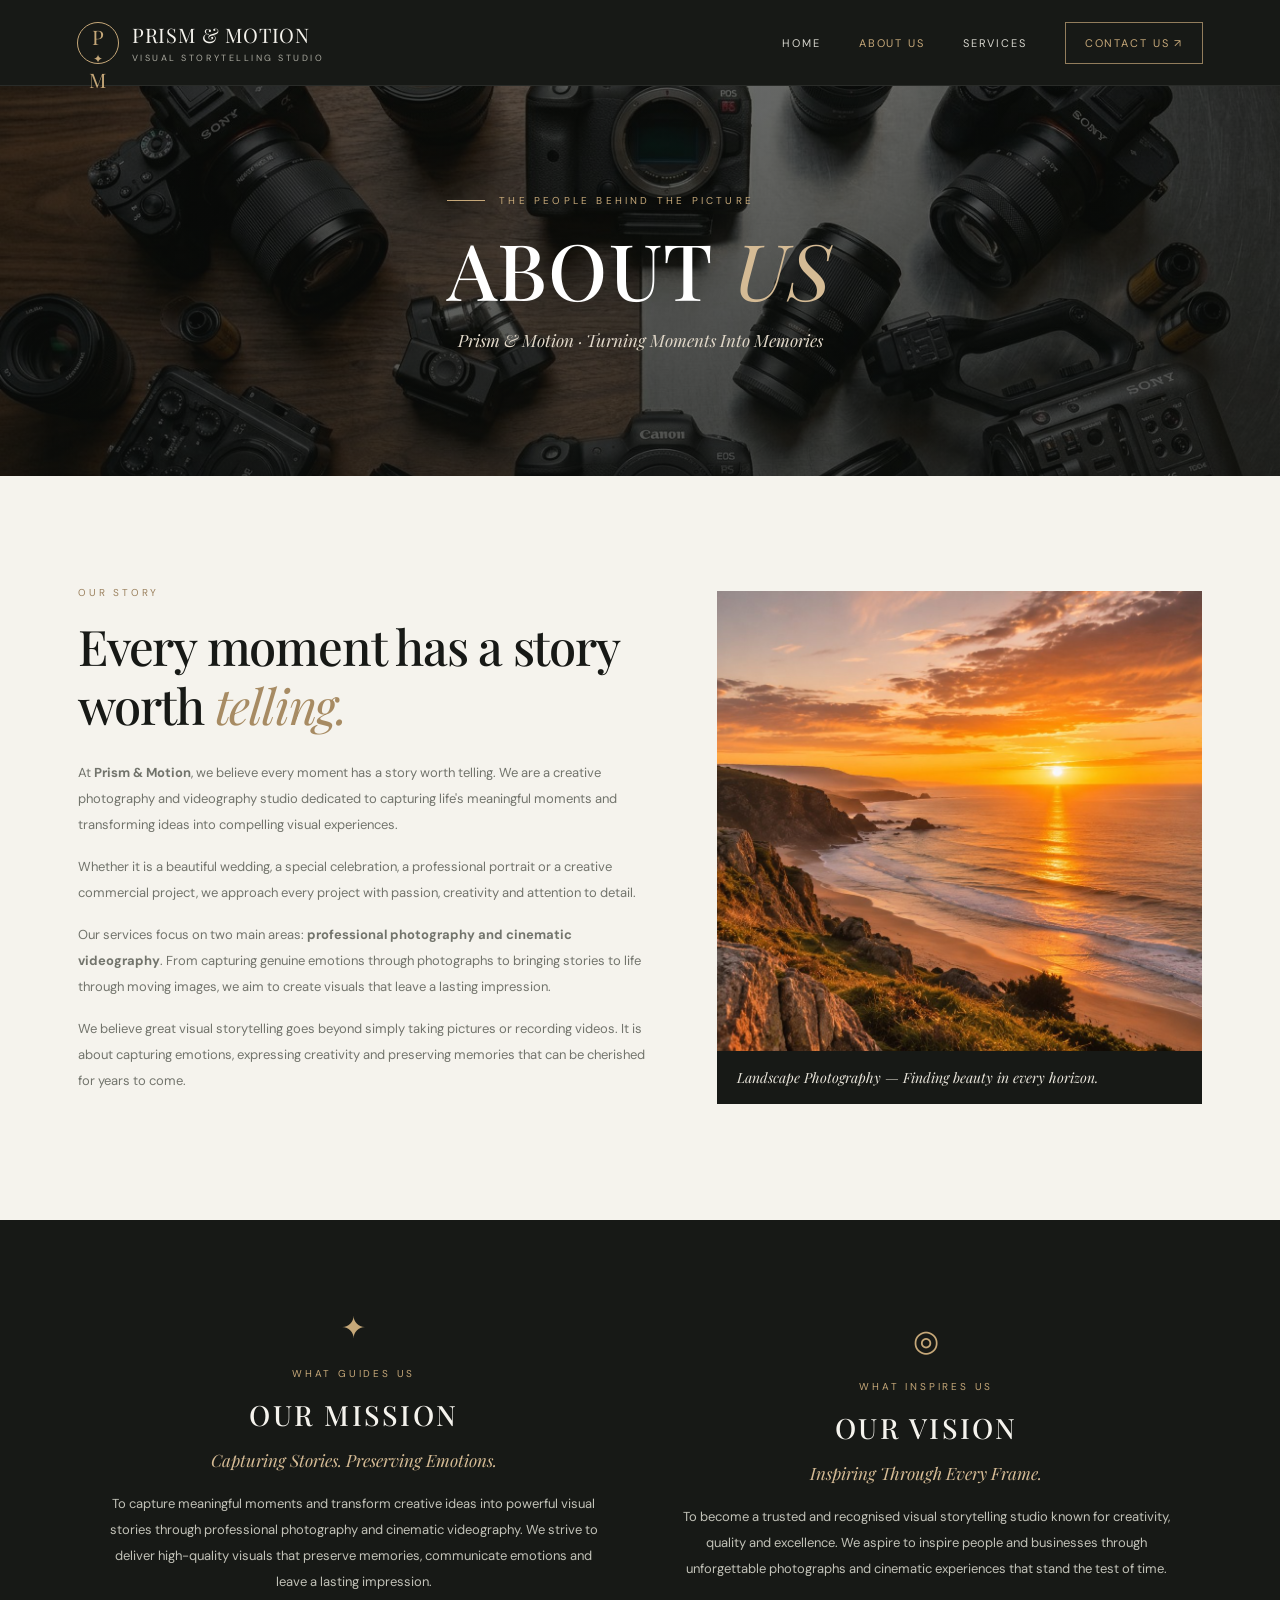
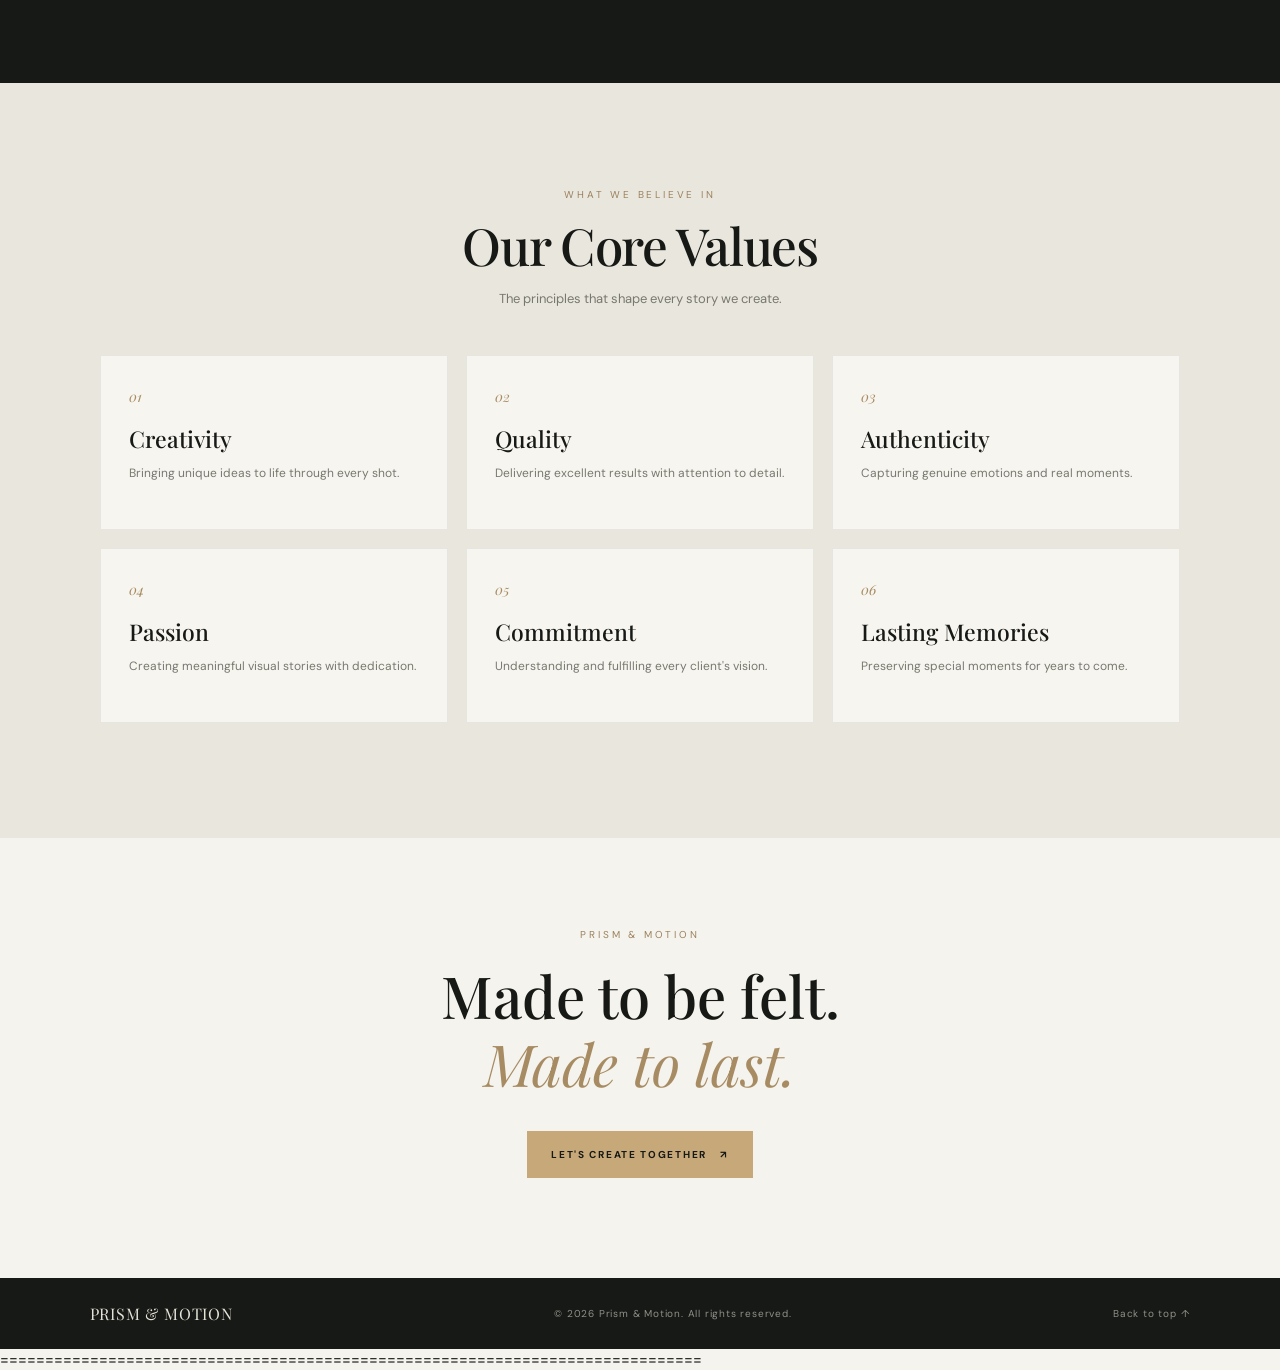
<file: aboutus.html>
<!DOCTYPE html>
<html lang="en">
<head>
<meta charset="UTF-8">
<meta name="viewport" content="width=device-width, initial-scale=1.0">
<meta name="theme-color" content="#171916">
<meta name="description" content="Learn about Prism & Motion, our story, mission, vision and core values.">
<title>About Us — Prism &amp; Motion</title>
<link rel="stylesheet" href="style.css">
</head>
<body>

<header class="topbar">
  <a class="brand" href="index.html" aria-label="Prism and Motion home">
    <span class="brand-mark">P<span style="font-size:12px">✦</span>M</span>
    <span class="brand-name">PRISM &amp; MOTION<small>VISUAL STORYTELLING STUDIO</small></span>
  </a>

  <button class="menu-btn" id="menuBtn" aria-label="Open navigation" aria-expanded="false">☰</button>

  <nav id="mainNav">
    <a href="index.html">Home</a>
    <a class="active-link" href="aboutus.html">About Us</a>
    <a href="services.html">Services</a>
    <a class="nav-cta" href="contactus.html">Contact Us ↗</a>
  </nav>
</header>

<main class="about-page">

  <!-- ABOUT US BANNER -->
  <section class="about-banner">
    <div class="about-banner-content">
      <div class="eyebrow">The people behind the picture</div>
      <h1>ABOUT <em>US</em></h1>
      <p>Prism &amp; Motion · Turning Moments Into Memories</p>
    </div>
  </section>

  <!-- COMPANY INTRODUCTION -->
  <section class="about-story">

    <div class="about-story-copy">
      <div class="section-kicker">Our story</div>

      <h2>Every moment has a story worth <em>telling.</em></h2>

      <p>
        At <strong>Prism &amp; Motion</strong>, we believe every moment has a story worth telling. We are a creative photography and videography studio dedicated to capturing life's meaningful moments and transforming ideas into compelling visual experiences.
      </p>

      <p>
        Whether it is a beautiful wedding, a special celebration, a professional portrait or a creative commercial project, we approach every project with passion, creativity and attention to detail.
      </p>

      <p>
        Our services focus on two main areas: <strong>professional photography and cinematic videography</strong>. From capturing genuine emotions through photographs to bringing stories to life through moving images, we aim to create visuals that leave a lasting impression.
      </p>

      <p>
        We believe great visual storytelling goes beyond simply taking pictures or recording videos. It is about capturing emotions, expressing creativity and preserving memories that can be cherished for years to come.
      </p>
    </div>

    <!-- LANDSCAPE PHOTOGRAPHY EXAMPLE -->
    <figure class="about-story-photo">
      <img
        src="Landscape Service Photo.jpg"
        alt="Golden sunset over a beautiful coastal landscape photographed by Prism and Motion"
        loading="lazy"
      >
      <figcaption>
        Landscape Photography — Finding beauty in every horizon.
      </figcaption>
    </figure>

  </section>

  <!-- MISSION AND VISION -->
  <section class="mission-vision">

    <article class="mv-card">
      <div class="mv-symbol">✦</div>
      <div class="section-kicker">What guides us</div>
      <h2>OUR MISSION</h2>
      <h3>Capturing Stories. Preserving Emotions.</h3>
      <p>
        To capture meaningful moments and transform creative ideas into powerful visual stories through professional photography and cinematic videography. We strive to deliver high-quality visuals that preserve memories, communicate emotions and leave a lasting impression.
      </p>
    </article>

    <article class="mv-card">
      <div class="mv-symbol">◎</div>
      <div class="section-kicker">What inspires us</div>
      <h2>OUR VISION</h2>
      <h3>Inspiring Through Every Frame.</h3>
      <p>
        To become a trusted and recognised visual storytelling studio known for creativity, quality and excellence. We aspire to inspire people and businesses through unforgettable photographs and cinematic experiences that stand the test of time.
      </p>
    </article>

  </section>

  <!-- CORE VALUES -->
  <section class="core-values">

    <div class="section-heading">
      <div class="section-kicker">What we believe in</div>
      <h2>Our Core Values</h2>
      <p>The principles that shape every story we create.</p>
    </div>

    <div class="values-grid">

      <article class="value-card">
        <span>01</span>
        <h3>Creativity</h3>
        <p>Bringing unique ideas to life through every shot.</p>
      </article>

      <article class="value-card">
        <span>02</span>
        <h3>Quality</h3>
        <p>Delivering excellent results with attention to detail.</p>
      </article>

      <article class="value-card">
        <span>03</span>
        <h3>Authenticity</h3>
        <p>Capturing genuine emotions and real moments.</p>
      </article>

      <article class="value-card">
        <span>04</span>
        <h3>Passion</h3>
        <p>Creating meaningful visual stories with dedication.</p>
      </article>

      <article class="value-card">
        <span>05</span>
        <h3>Commitment</h3>
        <p>Understanding and fulfilling every client's vision.</p>
      </article>

      <article class="value-card">
        <span>06</span>
        <h3>Lasting Memories</h3>
        <p>Preserving special moments for years to come.</p>
      </article>

    </div>
  </section>

  <!-- CLOSING SECTION -->
  <section class="about-closing">
    <div class="section-kicker">Prism &amp; Motion</div>
    <h2>Made to be felt.<br><em>Made to last.</em></h2>
    <a class="btn" href="contactus.html">
      Let's create together <span>↗</span>
    </a>
  </section>

</main>

<footer>
  <div class="footer-brand">PRISM &amp; MOTION</div>
  <div>© <span id="year"></span> Prism &amp; Motion. All rights reserved.</div>
  <a href="#" onclick="window.scrollTo({top:0,behavior:'smooth'});return false;">
    Back to top ↑
  </a>
</footer>

<script src="script.js" defer></script>
</body>
</html>


==============================================================================
</file>
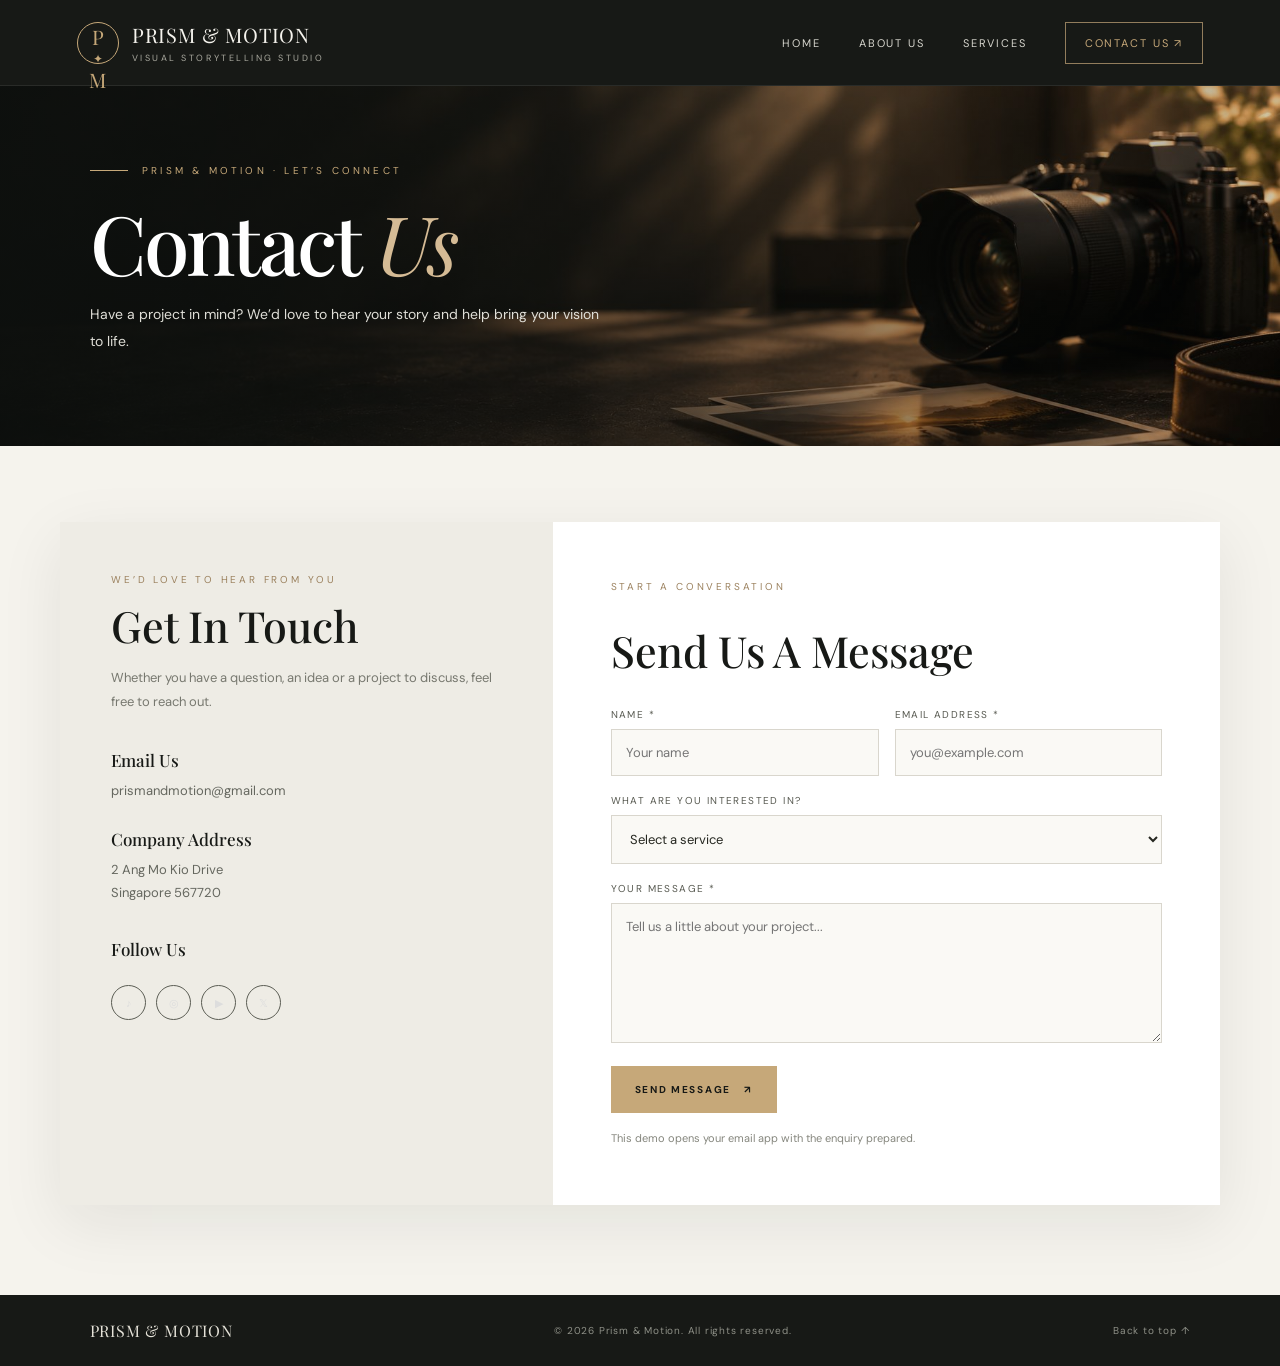
<file: contactus.html>
<!DOCTYPE html>
<html lang="en"><head><meta charset="UTF-8"><meta name="viewport" content="width=device-width, initial-scale=1.0"><meta name="theme-color" content="#171916"><meta name="description" content="Contact Prism & Motion about photography and videography projects."><title>Contact Us — Prism &amp; Motion</title><link rel="stylesheet" href="style.css"><script src="script.js" defer></script></head>
<body class="contact-page">
<header class="topbar"><a class="brand" href="index.html" aria-label="Prism and Motion home"><span class="brand-mark">P<span style="font-size:12px">✦</span>M</span><span class="brand-name">PRISM &amp; MOTION<small>VISUAL STORYTELLING STUDIO</small></span></a><button class="menu-btn" id="menuBtn" aria-label="Open navigation" aria-expanded="false">☰</button><nav id="mainNav"><a href="index.html">Home</a><a href="aboutus.html">About Us</a><a href="services.html">Services</a><a class="nav-cta active-link" href="contactus.html" aria-current="page">Contact Us ↗</a></nav></header>
<main><section class="contact-page-hero"><div class="contact-page-hero-inner"><div class="eyebrow">Prism &amp; Motion · Let’s Connect</div><h1>Contact <em>Us</em></h1><p>Have a project in mind? We’d love to hear your story and help bring your vision to life.</p></div></section>
<section class="contact-page-content"><aside class="contact-page-info"><div class="section-kicker">We’d love to hear from you</div><h2>Get In Touch</h2><p class="contact-page-intro">Whether you have a question, an idea or a project to discuss, feel free to reach out.</p><div class="contact-page-detail"><h3>Email Us</h3><a href="mailto:prismandmotion@gmail.com">prismandmotion@gmail.com</a></div><div class="contact-page-detail"><h3>Company Address</h3><p>2 Ang Mo Kio Drive<br>Singapore 567720</p></div><div class="contact-page-social"><h3>Follow Us</h3><div class="socials"><a href="https://www.tiktok.com/" target="_blank" rel="noopener">♪</a><a href="https://www.instagram.com/" target="_blank" rel="noopener">◎</a><a href="https://www.youtube.com/" target="_blank" rel="noopener">▶</a><a href="https://x.com/" target="_blank" rel="noopener">𝕏</a></div></div></aside>
<form class="contact-page-form" id="contactForm"><div class="section-kicker">Start a conversation</div><h2>Send Us A Message</h2><div class="contact-fields"><div><label for="name">Name *</label><input id="name" name="name" placeholder="Your name" autocomplete="name" required></div><div><label for="email">Email Address *</label><input id="email" name="email" type="email" placeholder="you@example.com" autocomplete="email" required></div></div><div><label for="interest">What are you interested in?</label><select id="interest" name="interest"><option value="">Select a service</option><option>Portrait Photography</option><option>Cinematic Videography</option><option>Photo &amp; Video Editing</option><option>General Enquiry</option></select></div><div><label for="message">Your Message *</label><textarea id="message" name="message" placeholder="Tell us a little about your project..." required></textarea></div><button class="btn" type="submit">Send Message <span>↗</span></button><div class="form-note" id="formNote" aria-live="polite">This demo opens your email app with the enquiry prepared.</div></form></section></main>
<footer><div class="footer-brand">PRISM &amp; MOTION</div><div>© <span id="year"></span> Prism &amp; Motion. All rights reserved.</div><a href="#" onclick="window.scrollTo({top:0,behavior:'smooth'});return false;">Back to top ↑</a></footer></body></html>
</file>
<file: style.css>
@import url('https://fonts.googleapis.com/css2?family=DM+Sans:wght@400;500;600;700&family=Playfair+Display:wght@400;500;600;700&display=swap');

:root {
  --ink:#171916;
  --paper:#f5f3ed;
  --muted:#a6a69d;
  --gold:#c6a879;
  --line:rgba(255,255,255,.16);
  --serif:'Playfair Display',Georgia,serif;
  --sans:'DM Sans',Arial,sans-serif;
}

* { box-sizing:border-box; }
html { scroll-behavior:smooth; scroll-padding-top:90px; }
body { margin:0; background:var(--paper); color:var(--ink); font-family:var(--sans); }
a { color:inherit; text-decoration:none; }
button { font:inherit; }

.topbar {
  height:86px;
  background:#171916;
  color:#f5f3ed;
  display:flex;
  align-items:center;
  justify-content:space-between;
  padding:0 clamp(22px,6vw,92px);
  position:sticky;
  top:0;
  z-index:20;
  border-bottom:1px solid rgba(255,255,255,.08);
}

.brand { display:flex; align-items:center; gap:13px; min-width:220px; }
.brand-mark {
  width:42px;
  height:42px;
  border:1px solid var(--gold);
  border-radius:50%;
  display:grid;
  place-items:center;
  color:var(--gold);
  font-family:var(--serif);
  font-size:20px;
  letter-spacing:-3px;
  padding-right:3px;
}
.brand-name { font-family:var(--serif); font-size:20px; letter-spacing:.04em; }
.brand-name small {
  display:block;
  font:9px var(--sans);
  letter-spacing:.28em;
  color:#aaa99f;
  margin-top:4px;
}

nav { display:flex; align-items:center; gap:38px; }
nav a {
  font-size:11px;
  text-transform:uppercase;
  letter-spacing:.17em;
  color:#d6d5cd;
  transition:color .2s;
}
nav a:hover, nav a.active-link { color:var(--gold); }
.nav-cta { border:1px solid rgba(198,168,121,.7); padding:13px 19px; color:var(--gold); }
.menu-btn { display:none; background:none; border:1px solid var(--line); color:white; padding:9px 12px; }

.hero {
  min-height:690px;
  height:min(790px,calc(100vh - 86px));
  position:relative;
  display:flex;
  align-items:center;
  overflow:hidden;
  background:#222;
}
.hero:before {
  content:"";
  position:absolute;
  inset:0;
  background:linear-gradient(90deg,rgba(13,16,14,.82) 0%,rgba(13,16,14,.54) 46%,rgba(13,16,14,.12) 100%),url('Hero Section Background.jpg') center 43%/cover;
  transform:scale(1.01);
}
.hero:after {
  content:"";
  position:absolute;
  inset:0;
  background:linear-gradient(0deg,rgba(12,14,12,.48),transparent 34%);
  pointer-events:none;
}
.hero-content {
  position:relative;
  z-index:1;
  color:#fff;
  max-width:800px;
  margin-left:clamp(24px,10vw,150px);
  padding:70px 24px;
}
.eyebrow {
  font-size:10px;
  letter-spacing:.32em;
  text-transform:uppercase;
  color:var(--gold);
  display:flex;
  align-items:center;
  gap:14px;
}
.eyebrow:before { content:""; height:1px; width:38px; background:var(--gold); }

h1 {
  font:500 clamp(43px,6.2vw,82px)/1.08 var(--serif);
  letter-spacing:-.035em;
  margin:28px 0 24px;
  max-width:790px;
}
h1 em { color:#d5bb95; font-weight:400; }
.hero-copy { font-size:14px; line-height:1.9; color:#e0dfd8; max-width:510px; }
.hero-actions { display:flex; align-items:center; gap:27px; margin-top:38px; }

.btn {
  display:inline-flex;
  align-items:center;
  justify-content:center;
  gap:13px;
  padding:16px 23px;
  background:var(--gold);
  color:#171916;
  font-size:10px;
  font-weight:700;
  letter-spacing:.17em;
  text-transform:uppercase;
  border:1px solid var(--gold);
  transition:.25s;
  cursor:pointer;
}
.btn:hover { background:#ddc49e; transform:translateY(-2px); }
.text-link {
  font-size:10px;
  letter-spacing:.16em;
  text-transform:uppercase;
  color:#fff;
  border-bottom:1px solid rgba(255,255,255,.55);
  padding:0 0 7px;
}
.hero-index {
  position:absolute;
  z-index:2;
  right:clamp(22px,6vw,90px);
  bottom:45px;
  color:#e6e1d6;
  font:italic 14px var(--serif);
}
.hero-index span { color:var(--gold); font-size:22px; }

.intro { padding:118px 24px 112px; text-align:center; max-width:1000px; margin:auto; }
.section-kicker { font-size:10px; letter-spacing:.28em; text-transform:uppercase; color:#9b815e; }
.intro h2,.section-heading h2 {
  font:500 clamp(34px,4vw,53px)/1.2 var(--serif);
  letter-spacing:-.025em;
  margin:20px auto;
}
.intro p { max-width:650px; margin:0 auto; color:#77786f; font-size:14px; line-height:2; }
.ornament { display:flex; justify-content:center; align-items:center; gap:13px; margin:28px auto 0; color:var(--gold); }
.ornament:before,.ornament:after { content:""; width:45px; height:1px; background:#c9b99f; }

.services { background:#e9e6dd; padding:100px clamp(22px,7vw,110px) 112px; }
.section-heading { text-align:center; margin-bottom:56px; }
.section-heading h2 { margin:14px 0; }
.section-heading p { color:#77786f; font-size:13px; }
.service-grid { display:grid; grid-template-columns:1fr 1fr; gap:26px; max-width:1160px; margin:auto; }
.service-card { background:#f7f5ef; min-height:490px; display:flex; flex-direction:column; }
.service-photo { height:300px; position:relative; overflow:hidden; background:#ccc; }
.service-photo img { width:100%; height:100%; object-fit:cover; transition:transform .7s; }
.service-card:hover .service-photo img { transform:scale(1.045); }
.service-no { position:absolute; left:24px; top:22px; color:white; font:italic 17px var(--serif); text-shadow:0 1px 10px #333; }
.service-info { padding:28px 32px 32px; display:flex; justify-content:space-between; gap:20px; align-items:flex-end; flex:1; }
.service-info h3 { font:500 29px var(--serif); margin:0 0 10px; }
.service-info p { font-size:12px; line-height:1.8; color:#77786f; margin:0; max-width:300px; }
.circle-arrow {
  flex:0 0 43px;
  width:43px;
  height:43px;
  border:1px solid #b9a17e;
  border-radius:50%;
  display:grid;
  place-items:center;
  color:#8c704c;
  font-size:20px;
}

.portfolio { background:#171916; color:#f5f3ed; padding:112px clamp(22px,7vw,110px) 120px; }
.portfolio .section-heading p { color:#aaa99f; }
.portfolio-grid { max-width:1160px; margin:auto; display:grid; grid-template-columns:1.15fr .85fr; gap:22px; }
.portfolio-tile { position:relative; overflow:hidden; min-height:310px; cursor:pointer; background:#292b27; }
.portfolio-tile.large { grid-row:span 2; min-height:650px; }
.portfolio-tile img {
  width:100%;
  height:100%;
  position:absolute;
  inset:0;
  object-fit:cover;
  transition:transform .7s,opacity .4s;
}
.portfolio-tile:hover img { transform:scale(1.04); opacity:.82; }
.tile-caption {
  position:absolute;
  left:27px;
  right:27px;
  bottom:25px;
  display:flex;
  justify-content:space-between;
  align-items:end;
  color:#fff;
  text-shadow:0 2px 10px #000;
}
.tile-caption small { display:block; font-size:9px; letter-spacing:.2em; text-transform:uppercase; color:#e3c69a; margin-bottom:8px; }
.tile-caption strong { font:500 27px var(--serif); }
.tile-caption span { font-size:22px; }

.about-strip { padding:92px 24px; background:#f5f3ed; text-align:center; }
.about-strip p { max-width:680px; margin:18px auto 0; color:#77786f; font-size:13px; line-height:2; }

.contact { background:#242721; color:#f5f3ed; padding:85px clamp(22px,7vw,110px); }
.contact-inner { max-width:1160px; margin:auto; display:grid; grid-template-columns:1fr 1fr; gap:70px; }
.contact h2 { font:500 clamp(36px,4vw,52px)/1.15 var(--serif); margin:15px 0; }
.contact-intro { font-size:13px; line-height:1.9; color:#b9b9ae; max-width:430px; }
.contact-details { display:grid; grid-template-columns:1fr 1fr; gap:30px; margin-top:35px; }
.detail-label { font-size:9px; text-transform:uppercase; letter-spacing:.22em; color:var(--gold); margin-bottom:10px; }
.detail-value { font-size:12px; line-height:1.8; color:#e5e3da; }
.socials { display:flex; gap:10px; margin-top:25px; }
.socials a {
  width:35px;
  height:35px;
  border:1px solid #5b5d54;
  border-radius:50%;
  display:grid;
  place-items:center;
  font-size:11px;
  color:#ddd;
  transition:.2s;
}
.socials a:hover { background:var(--gold); color:#171916; border-color:var(--gold); }

.contact-form { display:grid; gap:15px; }
.contact-form label { font-size:9px; letter-spacing:.18em; text-transform:uppercase; color:#c8c6bb; }
.contact-form input,.contact-form textarea {
  width:100%;
  background:transparent;
  border:0;
  border-bottom:1px solid #55584f;
  padding:12px 0;
  color:white;
  font:13px var(--sans);
  outline:none;
  resize:vertical;
}
.contact-form input:focus,.contact-form textarea:focus { border-color:var(--gold); }
.contact-form textarea { min-height:80px; }
.contact-form .btn { justify-self:start; margin-top:10px; }
.form-note { font-size:11px; color:#c6a879; min-height:16px; }

footer {
  background:#171916;
  color:#8f9188;
  padding:25px clamp(22px,7vw,110px);
  display:flex;
  justify-content:space-between;
  gap:20px;
  align-items:center;
  font-size:10px;
  letter-spacing:.08em;
}
.footer-brand { font:16px var(--serif); color:#e5e2d8; }

.lightbox {
  position:fixed;
  inset:0;
  background:rgba(8,9,8,.94);
  z-index:50;
  display:none;
  align-items:center;
  justify-content:center;
  padding:30px;
}
.lightbox.open { display:flex; }
.lightbox img { max-width:min(1100px,92vw); max-height:82vh; object-fit:contain; }
.lightbox button {
  position:absolute;
  top:24px;
  right:28px;
  background:none;
  border:1px solid #777;
  color:white;
  width:42px;
  height:42px;
  border-radius:50%;
  font-size:24px;
  cursor:pointer;
}

/* ABOUT US PAGE */

.about-banner {
  min-height:390px;
  position:relative;
  display:flex;
  align-items:center;
  justify-content:center;
  text-align:center;
  overflow:hidden;
  background:#20221e;
}
.about-banner:before {
  content:"";
  position:absolute;
  inset:0;
  background:linear-gradient(rgba(12,14,12,.62),rgba(12,14,12,.7)),url('Hero Section Background.jpg') center 48%/cover;
}
.about-banner-content { position:relative; z-index:1; color:#fff; padding:70px 24px; }
.about-banner h1 { font-size:clamp(48px,7vw,78px); margin:20px 0 13px; letter-spacing:.02em; }
.about-banner-content p { font:italic 17px var(--serif); color:#e1d8c9; }

.about-story {
  max-width:1180px;
  margin:auto;
  padding:110px 28px;
  display:grid;
  grid-template-columns:1.08fr .92fr;
  gap:70px;
  align-items:center;
}
.about-story-copy h2 { font:500 clamp(34px,4vw,49px)/1.2 var(--serif); letter-spacing:-.025em; margin:18px 0 25px; }
.about-story-copy h2 em,.about-closing h2 em { color:#a78b63; font-weight:400; }
.about-story-copy p { font-size:13px; line-height:2; color:#72746c; margin:0 0 16px; }
.about-story-photo { margin:0; position:relative; background:#ddd; min-height:460px; }
.about-story-photo img { display:block; width:100%; height:460px; object-fit:cover; }
.about-story-photo figcaption { background:#171916; color:#e9e5db; padding:17px 20px; font:italic 14px var(--serif); }

.mission-vision {
  background:#171916;
  color:#f5f3ed;
  padding:88px clamp(25px,8vw,120px);
  display:grid;
  grid-template-columns:1fr 1fr;
  gap:70px;
}
.mv-card { max-width:490px; margin:auto; text-align:center; }
.mv-symbol { font-size:30px; color:var(--gold); margin-bottom:20px; }
.mv-card .section-kicker { color:var(--gold); }
.mv-card h2 { font:500 28px var(--serif); letter-spacing:.08em; margin:16px 0; }
.mv-card h3 { font:italic 17px var(--serif); color:#d5bb95; font-weight:400; margin:0 0 20px; }
.mv-card p { font-size:13px; line-height:2; color:#c2c2b8; margin:0; }

.core-values { padding:105px clamp(22px,7vw,110px) 115px; background:#e9e6dd; }
.core-values .section-heading { margin-bottom:48px; }
.values-grid { max-width:1080px; margin:auto; display:grid; grid-template-columns:repeat(3,1fr); gap:18px; }
.value-card {
  background:#f7f5ef;
  padding:30px 28px;
  min-height:175px;
  border:1px solid rgba(23,25,22,.07);
  transition:transform .25s,box-shadow .25s;
}
.value-card:hover { transform:translateY(-4px); box-shadow:0 14px 32px rgba(23,25,22,.08); }
.value-card span { font:italic 14px var(--serif); color:#a78b63; }
.value-card h3 { font:500 23px var(--serif); margin:16px 0 9px; }
.value-card p { font-size:12px; line-height:1.8; color:#77786f; margin:0; }
.about-closing { padding:90px 24px 100px; text-align:center; background:#f5f3ed; }
.about-closing h2 { font:500 clamp(38px,5vw,58px)/1.18 var(--serif); margin:20px 0 28px; }
.about-closing .btn { margin-top:5px; }

@media(max-width:760px) {
  .topbar { height:72px; }
  .brand { min-width:0; }
  .brand-mark { width:36px; height:36px; }
  .brand-name { font-size:17px; }
  nav {
    display:none;
    position:absolute;
    top:72px;
    left:0;
    right:0;
    background:#171916;
    padding:22px 25px 28px;
    flex-direction:column;
    align-items:stretch;
    gap:22px;
    border-top:1px solid var(--line);
  }
  nav.open { display:flex; }
  .nav-cta { text-align:center; }
  .menu-btn { display:block; }
  .hero { height:690px; min-height:600px; }
  .hero:before {
    background:linear-gradient(90deg,rgba(13,16,14,.82),rgba(13,16,14,.35)),url('Hero Section Background.jpg') center/cover;
  }
  .hero-content { margin-left:0; padding:60px 26px; }
  .hero-index { bottom:22px; }
  .intro { padding:80px 25px; }
  .services,.portfolio { padding:78px 22px; }
  .service-grid { grid-template-columns:1fr; }
  .service-card { min-height:0; }
  .service-photo { height:260px; }
  .portfolio-grid { grid-template-columns:1fr; }
  .portfolio-tile.large { grid-row:auto; min-height:440px; }
  .portfolio-tile { min-height:300px; }
  .contact-inner { grid-template-columns:1fr; gap:45px; }
  .contact-details { grid-template-columns:1fr 1fr; }
  footer { flex-direction:column; text-align:center; padding:25px; }
  .hero-actions { flex-wrap:wrap; }

  .about-banner { min-height:320px; }
  .about-story { grid-template-columns:1fr; gap:35px; padding:75px 24px; }
  .about-story-photo,.about-story-photo img { min-height:300px; height:300px; }
  .mission-vision { grid-template-columns:1fr; gap:55px; padding:70px 25px; }
  .values-grid { grid-template-columns:1fr 1fr; }
}

@media(max-width:480px) {
  h1 { font-size:43px; }
  .hero-copy { font-size:13px; }
  .hero-actions { gap:18px; }
  .contact-details { grid-template-columns:1fr; }
  .service-info { padding:24px; }
  .portfolio-tile.large { min-height:360px; }
  .values-grid { grid-template-columns:1fr; }
  .value-card { min-height:0; }
  .about-banner h1 { font-size:47px; }
}


/* =========================================================
   SERVICES PAGE — Prism & Motion
   Scoped to .services-page to preserve the Home/About styles.
   ========================================================= */
.services-hero {
  min-height: 590px;
  position: relative;
  display: flex;
  align-items: center;
  overflow: hidden;
  color: #fff;
  background: #25231f;
}
.services-hero::before {
  content: "";
  position: absolute;
  inset: 0;
  background:
    linear-gradient(90deg, rgba(13,16,14,.78) 0%, rgba(13,16,14,.43) 52%, rgba(13,16,14,.12) 100%),
    url("Services Hero Background.jpg") center 52% / cover no-repeat;
}
.services-hero-content {
  position: relative;
  z-index: 1;
  width: min(760px, 88%);
  margin-left: clamp(24px, 10vw, 150px);
  padding: 85px 0;
}
.services-hero h1 {
  max-width: 720px;
  font: 500 clamp(42px, 6vw, 76px)/1.12 var(--serif);
  letter-spacing: -.035em;
  margin: 24px 0 20px;
}
.services-hero h1 em,
.services-contact h2 em { color: #d5bb95; font-weight: 400; }
.services-hero-content p {
  max-width: 520px;
  color: #e2dfd7;
  font-size: 14px;
  line-height: 1.9;
  margin: 0 0 30px;
}
.services-hero-caption {
  position: absolute;
  right: clamp(22px, 6vw, 90px);
  bottom: 30px;
  z-index: 1;
  color: #f1e8da;
  font-size: 9px;
  letter-spacing: .2em;
}
.service-offerings {
  padding: 105px clamp(22px, 7vw, 110px) 115px;
  background: #f5f3ed;
}
.offerings-grid {
  max-width: 1180px;
  margin: auto;
  display: grid;
  grid-template-columns: repeat(3, minmax(0, 1fr));
  gap: 22px;
}
.offering-card {
  background: #fffefa;
  border: 1px solid rgba(23,25,22,.08);
  box-shadow: 0 12px 34px rgba(23,25,22,.045);
  overflow: hidden;
  display: flex;
  flex-direction: column;
}
.offering-image {
  height: 255px;
  position: relative;
  overflow: hidden;
  background: #d8d3c9;
}
.offering-image img {
  display: block;
  width: 100%;
  height: 100%;
  object-fit: cover;
  transition: transform .65s;
}
.offering-card:hover .offering-image img { transform: scale(1.045); }
.offering-image span {
  position: absolute;
  top: 17px;
  left: 18px;
  color: #fff;
  font: italic 18px var(--serif);
  text-shadow: 0 2px 10px #222;
}
.offering-copy {
  padding: 28px 25px 30px;
  flex: 1;
  display: flex;
  flex-direction: column;
  align-items: flex-start;
}
.offering-copy h3 {
  font: 500 25px/1.25 var(--serif);
  margin: 12px 0;
}
.offering-copy p {
  color: #77786f;
  font-size: 12px;
  line-height: 1.9;
  margin: 0 0 23px;
}
.offering-link {
  margin-top: auto;
  color: #8c704c;
  border-bottom: 1px solid #c6a879;
  padding-bottom: 7px;
  font-size: 10px;
  letter-spacing: .12em;
  text-transform: uppercase;
}
.offering-link span { margin-left: 8px; }
.products-section {
  padding: 105px clamp(22px, 7vw, 110px) 95px;
  background: #e9e6dd;
}
.products-grid {
  max-width: 1180px;
  margin: auto;
  display: grid;
  grid-template-columns: repeat(3, minmax(0, 1fr));
  gap: 22px;
}
.product-card {
  background: #f8f6f0;
  border: 1px solid rgba(23,25,22,.08);
  overflow: hidden;
}
.product-image {
  height: 250px;
  background: #d9d5cc;
  overflow: hidden;
}
.product-image img {
  width: 100%;
  height: 100%;
  display: block;
  object-fit: cover;
  transition: transform .6s;
}
.product-card:hover .product-image img { transform: scale(1.04); }
.product-copy { padding: 25px; }
.product-category {
  color: #9b815e;
  font-size: 9px;
  letter-spacing: .2em;
  text-transform: uppercase;
}
.product-copy h3 {
  font: 500 23px/1.3 var(--serif);
  margin: 11px 0;
}
.product-price {
  color: #8c704c;
  font: 500 19px var(--serif);
  margin: 0 0 20px;
}
.product-button { width: 100%; }
.product-disclaimer {
  max-width: 1180px;
  margin: 20px auto 0;
  color: #77786f;
  font-size: 10px;
  line-height: 1.7;
}
.cart-summary {
  max-width: 1180px;
  margin: 28px auto 0;
  padding: 20px 24px;
  background: #171916;
  color: #f5f3ed;
  display: flex;
  align-items: center;
  gap: 18px;
  flex-wrap: wrap;
}
.cart-summary-label {
  color: #c6a879;
  font-size: 9px;
  letter-spacing: .18em;
  text-transform: uppercase;
}
.cart-summary strong { font-size: 13px; font-weight: 500; }
.cart-clear {
  margin-left: auto;
  border: 1px solid rgba(198,168,121,.65);
  background: transparent;
  color: #d5bb95;
  padding: 9px 13px;
  font-size: 10px;
  cursor: pointer;
}
.cart-clear:hover { background: #c6a879; color: #171916; }
.services-contact {
  padding: 100px 24px;
  text-align: center;
  background: #242721;
  color: #f5f3ed;
}
.services-contact h2 {
  font: 500 clamp(36px, 5vw, 57px)/1.2 var(--serif);
  margin: 18px auto;
}
.services-contact p {
  max-width: 600px;
  margin: 0 auto 28px;
  color: #c2c2b8;
  font-size: 13px;
  line-height: 1.9;
}
.site-toast {
  position: fixed;
  left: 50%;
  bottom: 25px;
  transform: translate(-50%, 18px);
  background: #171916;
  color: #f5f3ed;
  border: 1px solid #c6a879;
  padding: 14px 22px;
  font-size: 12px;
  z-index: 100;
  opacity: 0;
  pointer-events: none;
  transition: opacity .25s, transform .25s;
  box-shadow: 0 10px 30px rgba(0,0,0,.2);
}
.site-toast.show { opacity: 1; transform: translate(-50%, 0); }

@media (max-width: 900px) {
  .offerings-grid, .products-grid { grid-template-columns: repeat(2, minmax(0, 1fr)); }
}
@media (max-width: 760px) {
  .services-hero { min-height: 560px; }
  .services-hero-content { margin-left: 0; padding: 70px 26px; }
  .services-hero-caption { left: 26px; right: auto; font-size: 8px; }
  .service-offerings, .products-section { padding: 78px 22px; }
  .offerings-grid, .products-grid { grid-template-columns: 1fr; gap: 20px; }
  .offering-image, .product-image { height: 250px; }
  .cart-summary { align-items: flex-start; flex-direction: column; }
  .cart-clear { margin-left: 0; }
}



==============================================================================


/* FOURTH PAGE: CONTACT US */
.contact-page { background:#f5f3ed; }
.contact-page-hero { min-height:360px; display:flex; align-items:center; position:relative; overflow:hidden; color:#fff; background:#211f1b; }
.contact-page-hero::before { content:""; position:absolute; inset:0; background:linear-gradient(90deg,rgba(13,16,14,.88),rgba(13,16,14,.55) 52%,rgba(13,16,14,.2)),url("Contact Hero Background.jpg") center 48%/cover no-repeat; }
.contact-page-hero-inner { position:relative; z-index:1; width:min(1100px,88%); margin:auto; padding:75px 0; }
.contact-page-hero h1 { font:500 clamp(52px,7vw,82px)/1.1 var(--serif); margin:20px 0 12px; }
.contact-page-hero h1 em { color:#d5bb95; font-weight:400; }
.contact-page-hero p { color:#e0dfd8; max-width:520px; font-size:14px; line-height:1.9; }
.contact-page-content { width:min(1160px,calc(100% - 48px)); margin:76px auto 90px; display:grid; grid-template-columns:.85fr 1.15fr; background:#fff; box-shadow:0 18px 60px rgba(23,25,22,.08); }
.contact-page-info { padding:clamp(28px,4vw,52px); background:#eeece5; }
.contact-page-info h2,.contact-page-form h2 { font:500 clamp(32px,3.5vw,43px)/1.2 var(--serif); margin:14px 0; }
.contact-page-intro { color:#77786f; font-size:13px; line-height:1.9; margin-bottom:34px; }
.contact-page-detail { margin:25px 0; }
.contact-page-detail h3,.contact-page-social h3 { font:500 17px var(--serif); margin:0 0 8px; }
.contact-page-detail p,.contact-page-detail a { color:#65675f; font-size:13px; line-height:1.8; margin:0; overflow-wrap:anywhere; }
.contact-page-detail a:hover { color:#9b815e; }
.contact-page-social { margin-top:34px; }
.contact-page-form { padding:clamp(28px,4.5vw,58px); display:grid; gap:18px; align-content:start; }
.contact-page-form label { display:block; color:#575950; font-size:10px; letter-spacing:.14em; text-transform:uppercase; margin-bottom:8px; }
.contact-page-form input,.contact-page-form select,.contact-page-form textarea { width:100%; padding:14px; border:1px solid #d9d6cd; background:#faf9f5; color:#252720; font:13px var(--sans); outline:none; }
.contact-page-form input:focus,.contact-page-form select:focus,.contact-page-form textarea:focus { border-color:var(--gold); }
.contact-page-form textarea { min-height:140px; resize:vertical; }
.contact-page-form .btn { justify-self:start; }
.contact-page-form .form-note { color:#85867d; font-size:11px; }
@media(max-width:760px) { .contact-page-content { grid-template-columns:1fr; margin:36px auto 55px; width:calc(100% - 30px); } .contact-page-hero { min-height:300px; } .contact-page-hero-inner { padding:60px 0; } }

.contact-fields { display:grid; grid-template-columns:1fr 1fr; gap:16px; }
@media(max-width:600px){ .contact-fields{grid-template-columns:1fr;} }
</file>
